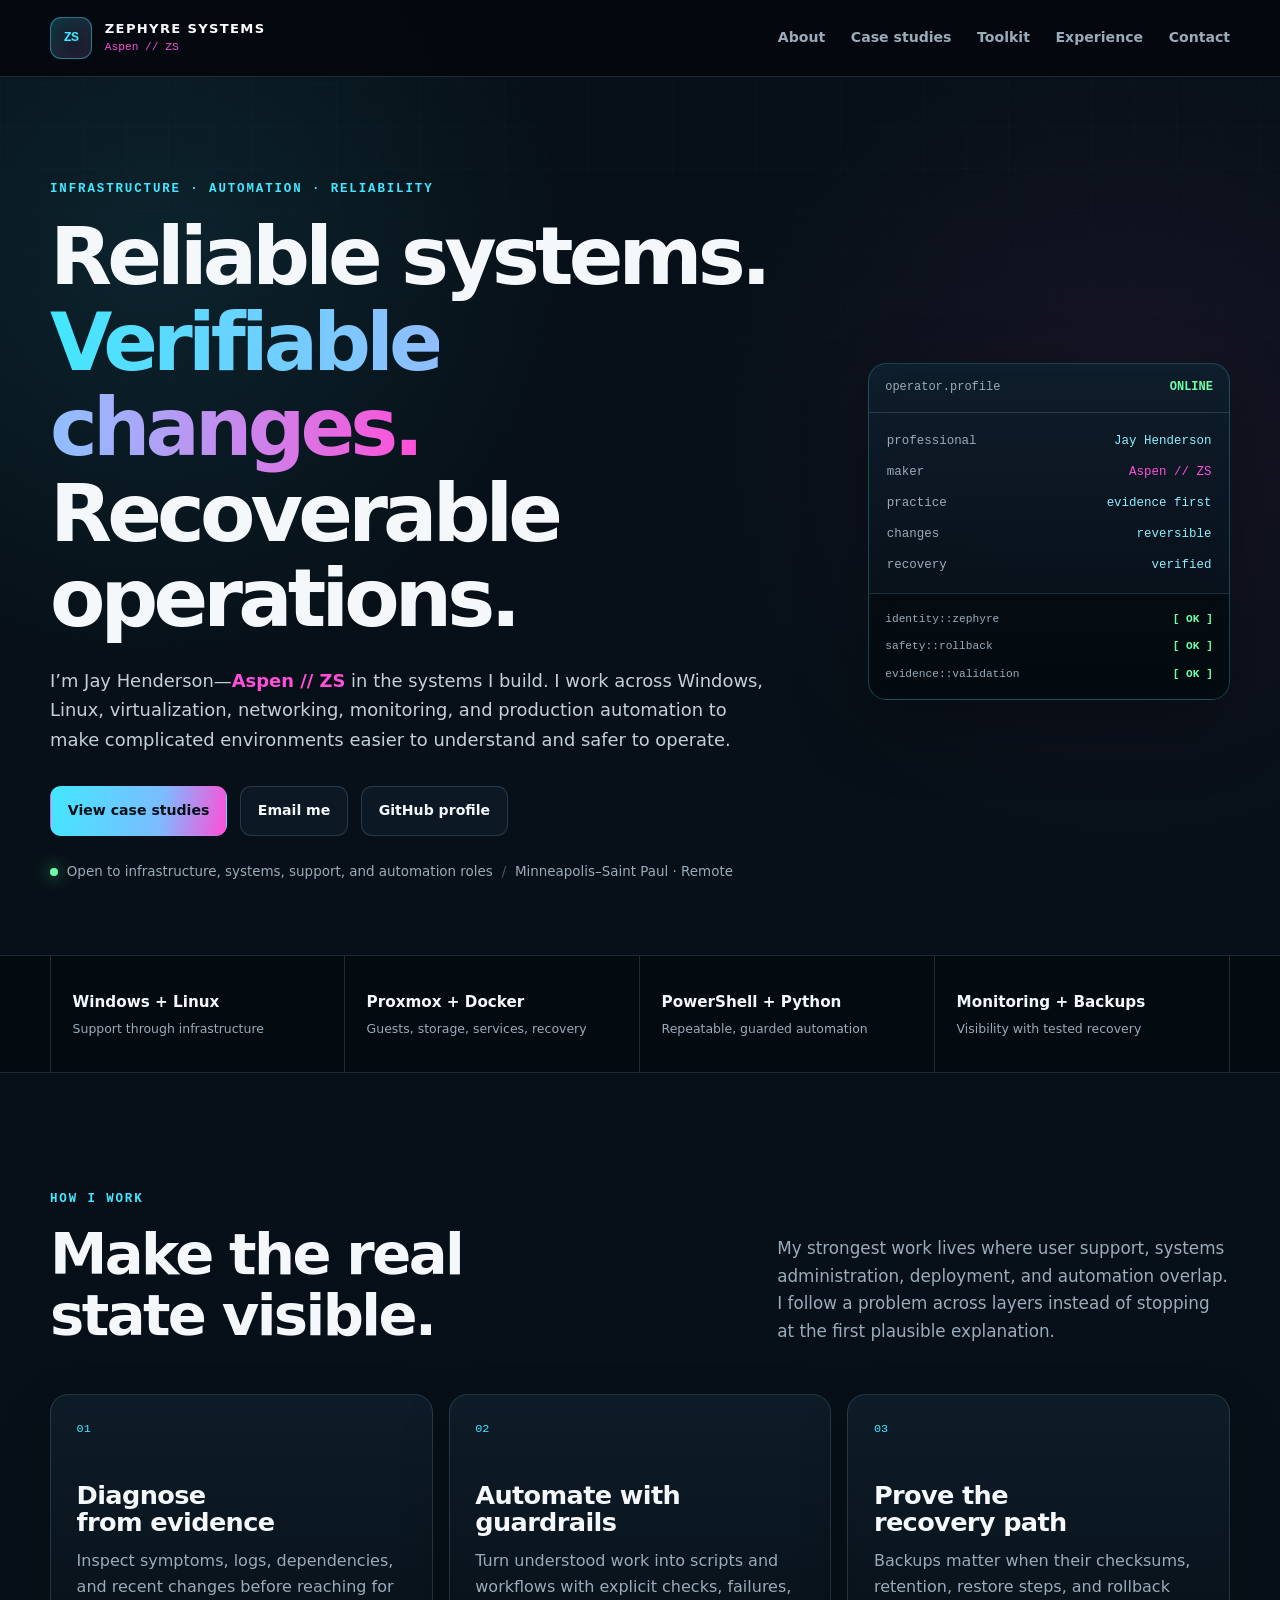
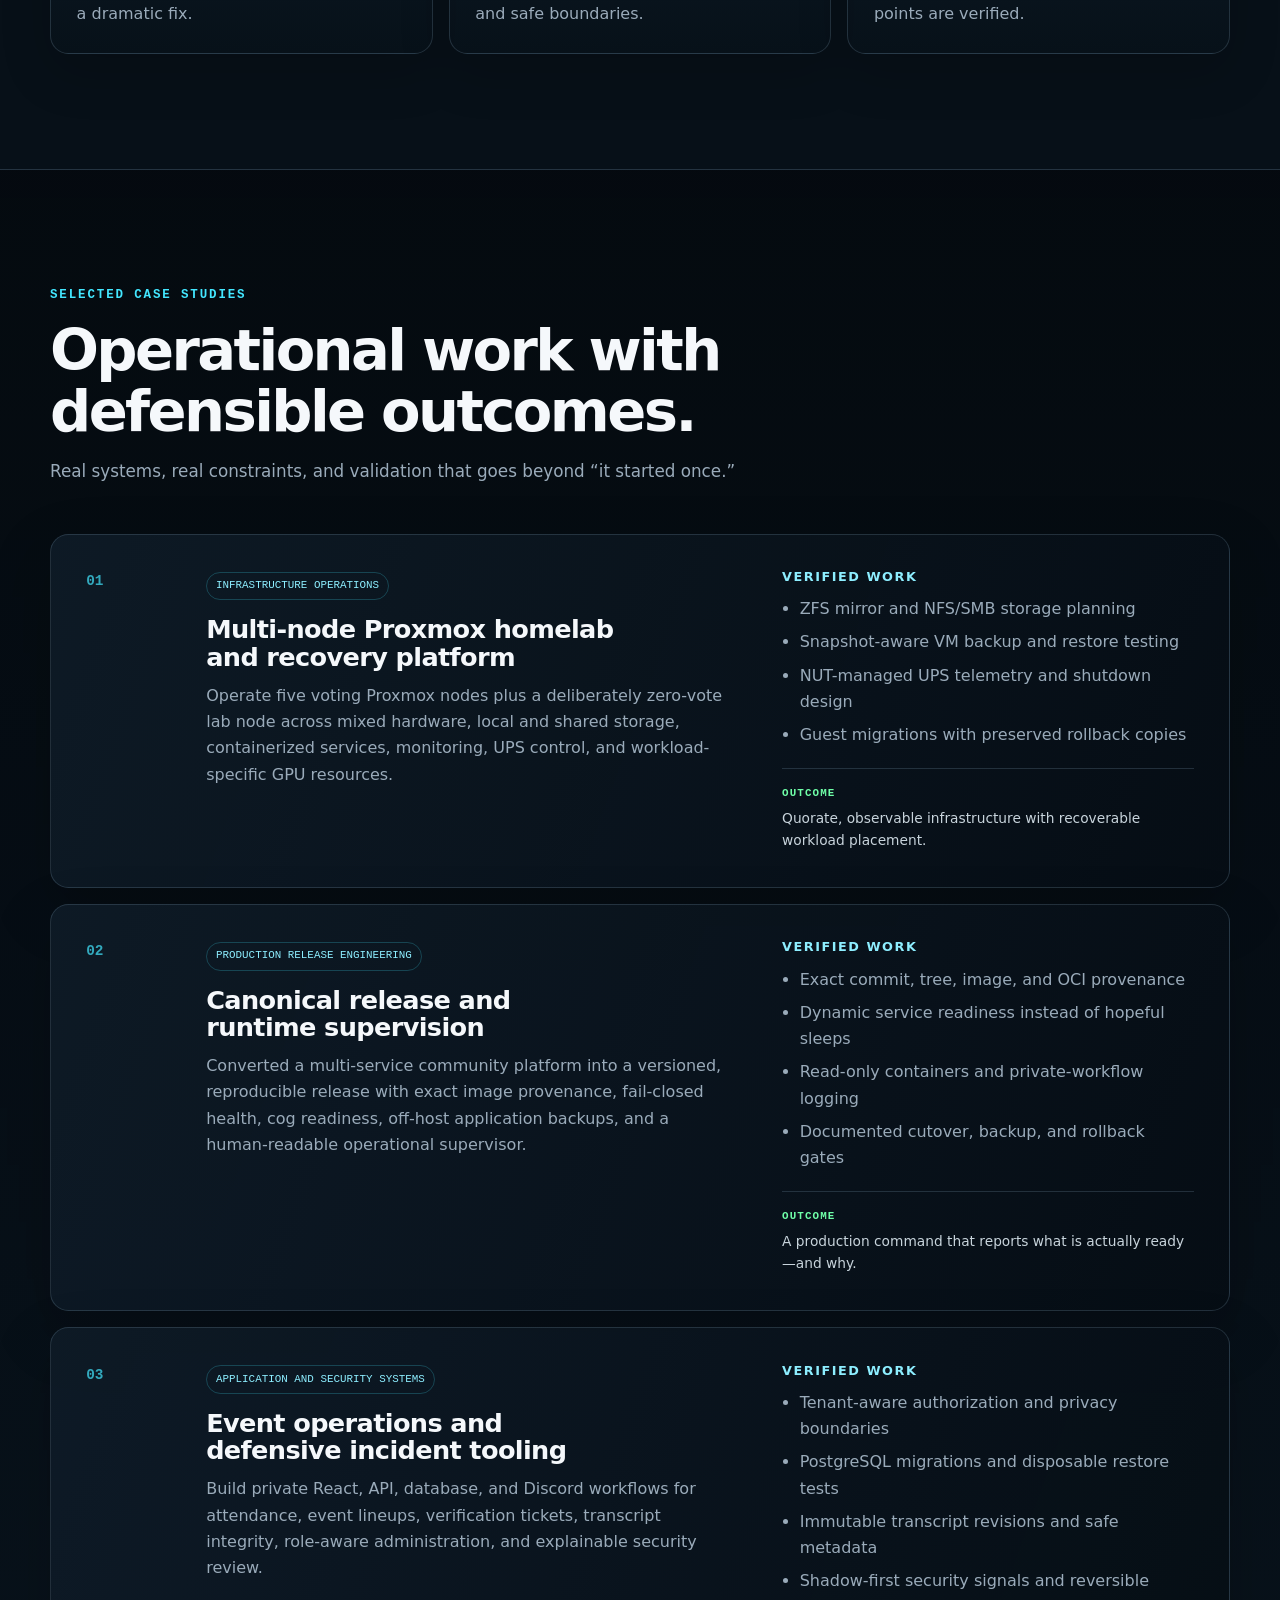
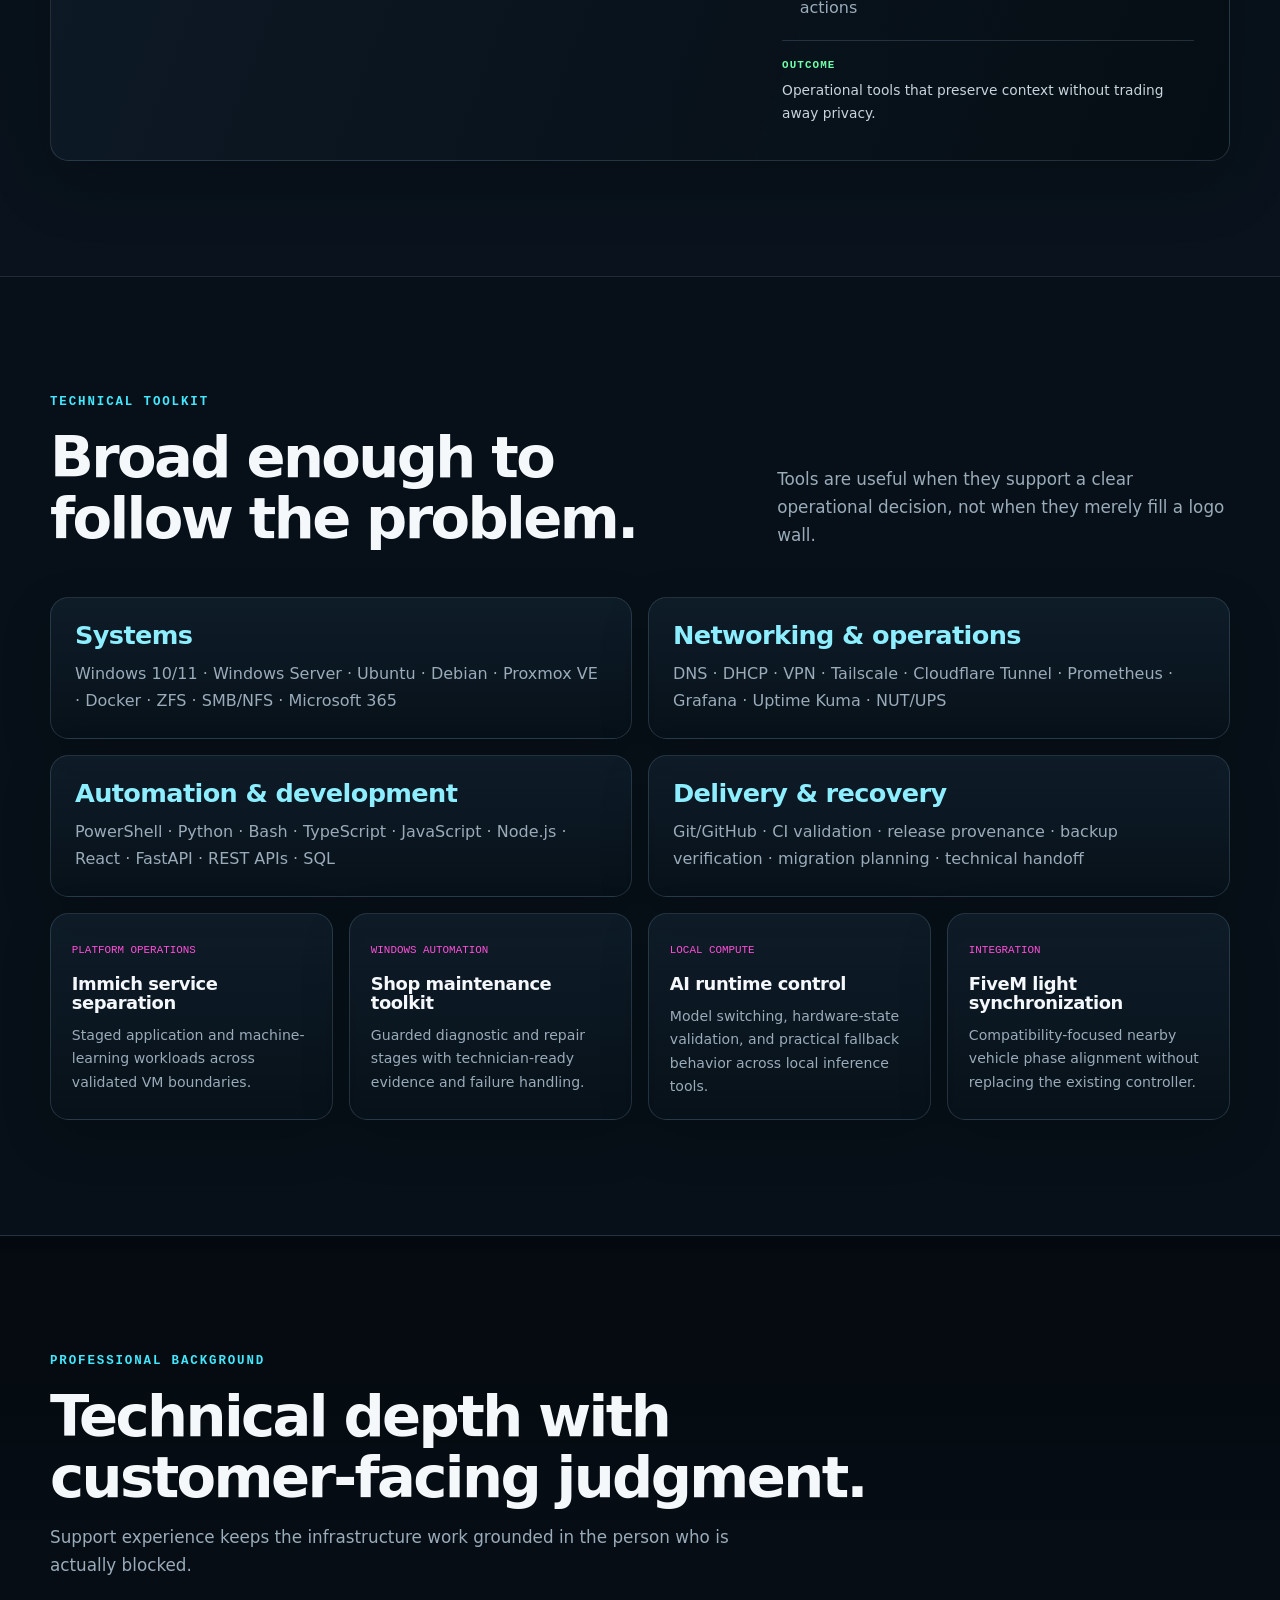
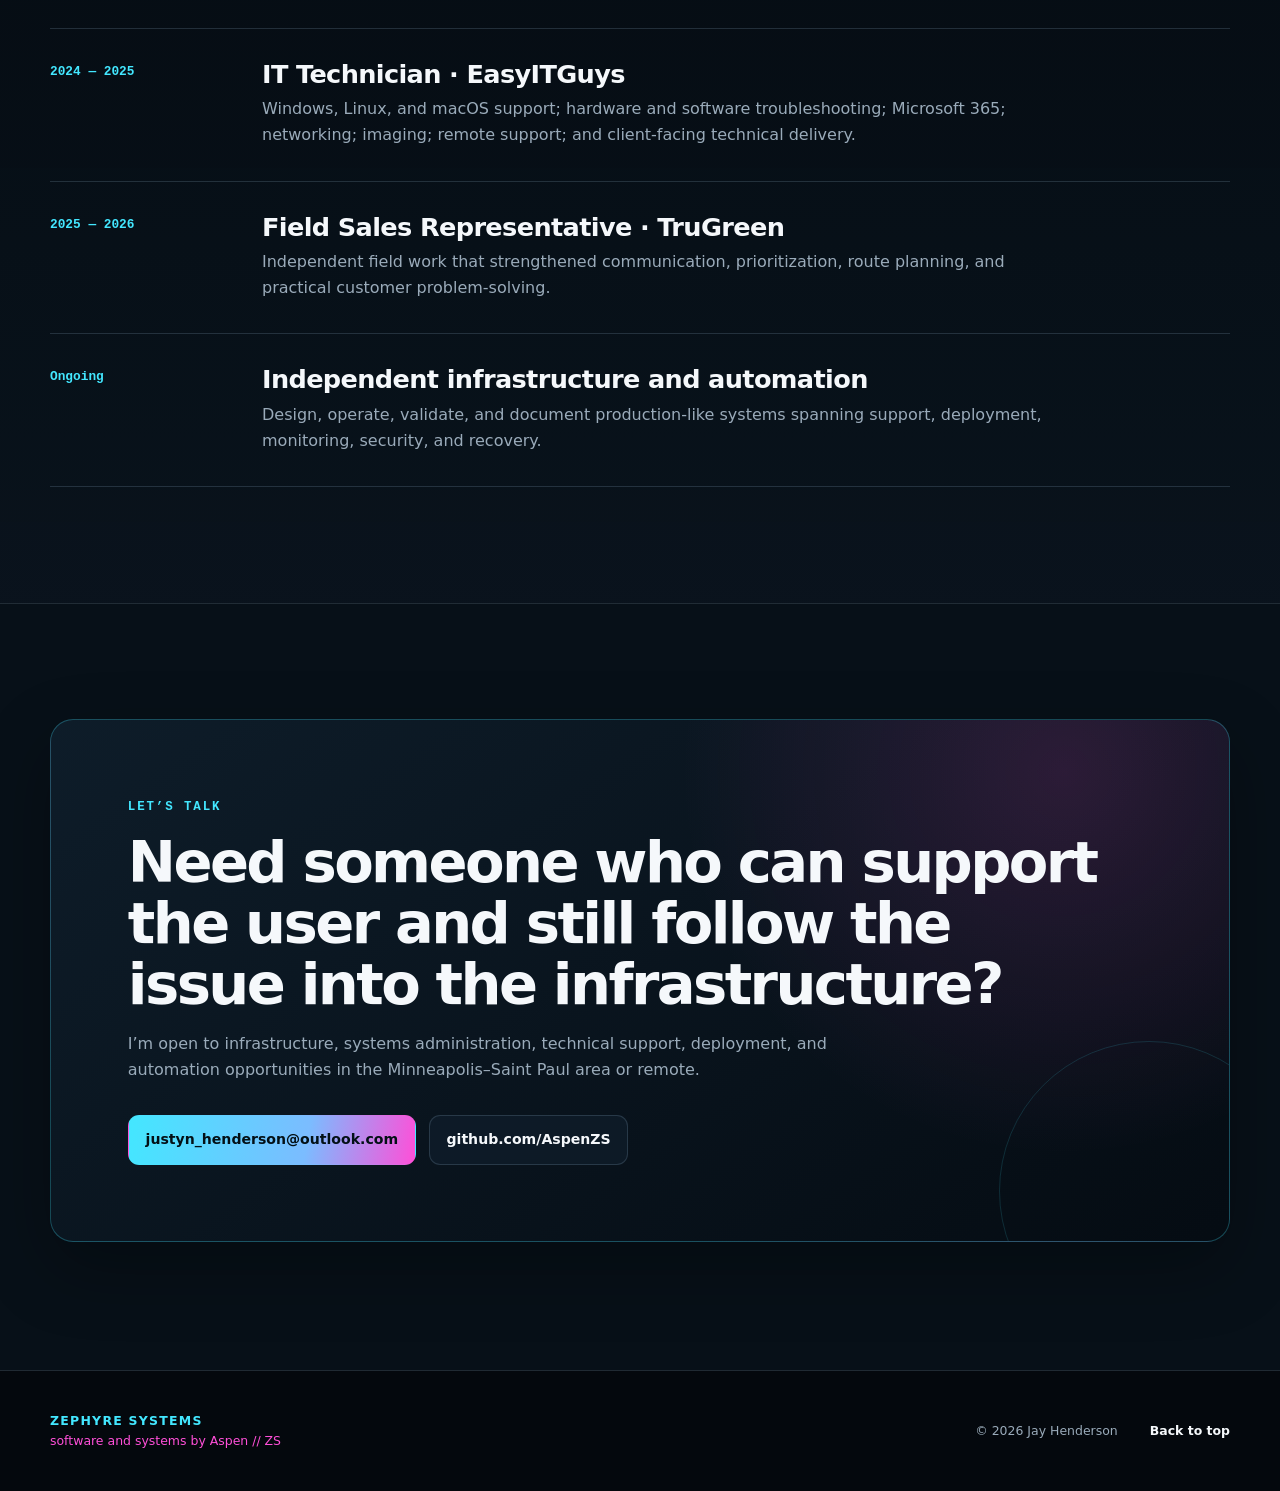
<file: index.html>
<!DOCTYPE html>
<html lang="en">
  <head>
    <meta charset="utf-8">
    <meta name="viewport" content="width=device-width, initial-scale=1">
    <meta name="theme-color" content="#071018">
    <meta name="color-scheme" content="dark">
    <meta
      name="description"
      content="Jay Henderson builds reliable infrastructure, practical automation, and recoverable production systems under the Zephyre Systems maker identity."
    >
    <meta property="og:title" content="Jay Henderson | Infrastructure, Automation & Reliability">
    <meta
      property="og:description"
      content="Reliable systems, verifiable changes, and recovery plans that actually work."
    >
    <meta property="og:type" content="website">
    <meta property="og:url" content="https://aspenzs.github.io/Personal_Website/">
    <meta property="og:image" content="https://aspenzs.github.io/Personal_Website/social-card.svg">
    <meta property="og:image:alt" content="Zephyre Systems — reliable systems, verifiable changes, recoverable operations">
    <meta name="twitter:card" content="summary_large_image">
    <meta name="twitter:title" content="Jay Henderson | Infrastructure, Automation & Reliability">
    <meta
      name="twitter:description"
      content="Reliable systems, verifiable changes, and recovery plans that actually work."
    >
    <meta name="twitter:image" content="https://aspenzs.github.io/Personal_Website/social-card.svg">
    <link rel="canonical" href="https://aspenzs.github.io/Personal_Website/">
    <link rel="icon" href="./favicon.svg" type="image/svg+xml">
    <link rel="manifest" href="./manifest.webmanifest">
    <link rel="stylesheet" href="./styles.css">
    <title>Jay Henderson | Infrastructure, Automation &amp; Reliability</title>
    <script type="application/ld+json">
      {
        "@context": "https://schema.org",
        "@type": "Person",
        "name": "Jay Henderson",
        "alternateName": "Aspen // ZS",
        "url": "https://aspenzs.github.io/Personal_Website/",
        "sameAs": ["https://github.com/AspenZS"],
        "jobTitle": "Infrastructure and Automation Specialist",
        "knowsAbout": [
          "Proxmox VE",
          "Windows and Linux administration",
          "PowerShell and Python automation",
          "Docker",
          "Monitoring and recovery",
          "Production release engineering"
        ]
      }
    </script>
  </head>
  <body id="top">
    <a class="skip-link" href="#main">Skip to content</a>

    <header class="site-header">
      <div class="container nav-wrap">
        <a class="brand" href="#top" aria-label="Jay Henderson home">
          <span class="brand-mark" aria-hidden="true">ZS</span>
          <span class="brand-copy">
            <strong>ZEPHYRE <span>SYSTEMS</span></strong>
            <small>Aspen // ZS</small>
          </span>
        </a>

        <button
          class="nav-toggle"
          type="button"
          aria-expanded="false"
          aria-controls="primary-navigation"
        >
          <span aria-hidden="true"></span>
          <span class="nav-toggle-label">Menu</span>
        </button>

        <nav id="primary-navigation" class="nav-links" aria-label="Primary navigation">
          <a href="#about">About</a>
          <a href="#work">Case studies</a>
          <a href="#toolkit">Toolkit</a>
          <a href="#experience">Experience</a>
          <a href="#contact">Contact</a>
        </nav>
      </div>
    </header>

    <main id="main">
      <section class="hero" aria-labelledby="hero-title">
        <div class="container hero-grid">
          <div class="hero-copy">
            <p class="eyebrow">Infrastructure · Automation · Reliability</p>
            <h1 id="hero-title">
              Reliable systems.<br>
              <span>Verifiable changes.</span><br>
              Recoverable operations.
            </h1>
            <p class="lede">
              I’m Jay Henderson—<strong>Aspen // ZS</strong> in the systems I build. I work across
              Windows, Linux, virtualization, networking, monitoring, and production automation to
              make complicated environments easier to understand and safer to operate.
            </p>
            <div class="hero-actions" role="group" aria-label="Primary actions">
              <a class="button button-primary" href="#work">View case studies</a>
              <a class="button" href="mailto:justyn_henderson@outlook.com">Email me</a>
              <a class="button" href="https://github.com/AspenZS" target="_blank" rel="noreferrer">GitHub profile</a>
            </div>
            <div class="availability">
              <span class="status-dot" aria-hidden="true"></span>
              <span>Open to infrastructure, systems, support, and automation roles</span>
              <span class="location">Minneapolis–Saint Paul · Remote</span>
            </div>
          </div>

          <aside class="operator-panel" aria-label="Operator profile">
            <div class="panel-heading">
              <span>operator.profile</span>
              <span class="panel-state">ONLINE</span>
            </div>
            <dl class="system-list">
              <div><dt>professional</dt><dd>Jay Henderson</dd></div>
              <div><dt>maker</dt><dd class="accent-magenta">Aspen // ZS</dd></div>
              <div><dt>practice</dt><dd>evidence first</dd></div>
              <div><dt>changes</dt><dd>reversible</dd></div>
              <div><dt>recovery</dt><dd>verified</dd></div>
            </dl>
            <div class="boot-checks">
              <span><b>identity::zephyre</b><em>[ OK ]</em></span>
              <span><b>safety::rollback</b><em>[ OK ]</em></span>
              <span><b>evidence::validation</b><em>[ OK ]</em></span>
            </div>
          </aside>
        </div>
      </section>

      <section class="proof-strip" aria-label="Core capabilities">
        <div class="container proof-grid">
          <div><strong>Windows + Linux</strong><span>Support through infrastructure</span></div>
          <div><strong>Proxmox + Docker</strong><span>Guests, storage, services, recovery</span></div>
          <div><strong>PowerShell + Python</strong><span>Repeatable, guarded automation</span></div>
          <div><strong>Monitoring + Backups</strong><span>Visibility with tested recovery</span></div>
        </div>
      </section>

      <section class="section" id="about" aria-labelledby="about-title">
        <div class="container split-heading">
          <div>
            <p class="eyebrow">How I work</p>
            <h2 id="about-title">Make the real state visible.</h2>
          </div>
          <div class="section-intro">
            <p>
              My strongest work lives where user support, systems administration, deployment, and
              automation overlap. I follow a problem across layers instead of stopping at the first
              plausible explanation.
            </p>
          </div>
        </div>
        <div class="container principle-grid">
          <article class="principle-card">
            <span class="card-index">01</span>
            <h3>Diagnose from evidence</h3>
            <p>Inspect symptoms, logs, dependencies, and recent changes before reaching for a dramatic fix.</p>
          </article>
          <article class="principle-card">
            <span class="card-index">02</span>
            <h3>Automate with guardrails</h3>
            <p>Turn understood work into scripts and workflows with explicit checks, failures, and safe boundaries.</p>
          </article>
          <article class="principle-card">
            <span class="card-index">03</span>
            <h3>Prove the recovery path</h3>
            <p>Backups matter when their checksums, retention, restore steps, and rollback points are verified.</p>
          </article>
        </div>
      </section>

      <section class="section section-contrast" id="work" aria-labelledby="work-title">
        <div class="container section-heading">
          <p class="eyebrow">Selected case studies</p>
          <h2 id="work-title">Operational work with defensible outcomes.</h2>
          <p>Real systems, real constraints, and validation that goes beyond “it started once.”</p>
        </div>

        <div class="container case-list">
          <article class="case-study">
            <div class="case-number">01</div>
            <div class="case-summary">
              <span class="tag">Infrastructure operations</span>
              <h3>Multi-node Proxmox homelab and recovery platform</h3>
              <p>
                Operate five voting Proxmox nodes plus a deliberately zero-vote lab node across mixed
                hardware, local and shared storage, containerized services, monitoring, UPS control,
                and workload-specific GPU resources.
              </p>
            </div>
            <div class="case-evidence">
              <h4>Verified work</h4>
              <ul>
                <li>ZFS mirror and NFS/SMB storage planning</li>
                <li>Snapshot-aware VM backup and restore testing</li>
                <li>NUT-managed UPS telemetry and shutdown design</li>
                <li>Guest migrations with preserved rollback copies</li>
              </ul>
              <p class="result"><span>Outcome</span> Quorate, observable infrastructure with recoverable workload placement.</p>
            </div>
          </article>

          <article class="case-study">
            <div class="case-number">02</div>
            <div class="case-summary">
              <span class="tag">Production release engineering</span>
              <h3>Canonical release and runtime supervision</h3>
              <p>
                Converted a multi-service community platform into a versioned, reproducible release
                with exact image provenance, fail-closed health, cog readiness, off-host application
                backups, and a human-readable operational supervisor.
              </p>
            </div>
            <div class="case-evidence">
              <h4>Verified work</h4>
              <ul>
                <li>Exact commit, tree, image, and OCI provenance</li>
                <li>Dynamic service readiness instead of hopeful sleeps</li>
                <li>Read-only containers and private-workflow logging</li>
                <li>Documented cutover, backup, and rollback gates</li>
              </ul>
              <p class="result"><span>Outcome</span> A production command that reports what is actually ready—and why.</p>
            </div>
          </article>

          <article class="case-study">
            <div class="case-number">03</div>
            <div class="case-summary">
              <span class="tag">Application and security systems</span>
              <h3>Event operations and defensive incident tooling</h3>
              <p>
                Build private React, API, database, and Discord workflows for attendance, event
                lineups, verification tickets, transcript integrity, role-aware administration, and
                explainable security review.
              </p>
            </div>
            <div class="case-evidence">
              <h4>Verified work</h4>
              <ul>
                <li>Tenant-aware authorization and privacy boundaries</li>
                <li>PostgreSQL migrations and disposable restore tests</li>
                <li>Immutable transcript revisions and safe metadata</li>
                <li>Shadow-first security signals and reversible actions</li>
              </ul>
              <p class="result"><span>Outcome</span> Operational tools that preserve context without trading away privacy.</p>
            </div>
          </article>
        </div>
      </section>

      <section class="section" id="toolkit" aria-labelledby="toolkit-title">
        <div class="container split-heading">
          <div>
            <p class="eyebrow">Technical toolkit</p>
            <h2 id="toolkit-title">Broad enough to follow the problem.</h2>
          </div>
          <div class="section-intro">
            <p>Tools are useful when they support a clear operational decision, not when they merely fill a logo wall.</p>
          </div>
        </div>

        <div class="container toolkit-grid">
          <article>
            <h3>Systems</h3>
            <p>Windows 10/11 · Windows Server · Ubuntu · Debian · Proxmox VE · Docker · ZFS · SMB/NFS · Microsoft 365</p>
          </article>
          <article>
            <h3>Networking &amp; operations</h3>
            <p>DNS · DHCP · VPN · Tailscale · Cloudflare Tunnel · Prometheus · Grafana · Uptime Kuma · NUT/UPS</p>
          </article>
          <article>
            <h3>Automation &amp; development</h3>
            <p>PowerShell · Python · Bash · TypeScript · JavaScript · Node.js · React · FastAPI · REST APIs · SQL</p>
          </article>
          <article>
            <h3>Delivery &amp; recovery</h3>
            <p>Git/GitHub · CI validation · release provenance · backup verification · migration planning · technical handoff</p>
          </article>
        </div>

        <div class="container secondary-work">
          <article><span>Platform operations</span><h3>Immich service separation</h3><p>Staged application and machine-learning workloads across validated VM boundaries.</p></article>
          <article><span>Windows automation</span><h3>Shop maintenance toolkit</h3><p>Guarded diagnostic and repair stages with technician-ready evidence and failure handling.</p></article>
          <article><span>Local compute</span><h3>AI runtime control</h3><p>Model switching, hardware-state validation, and practical fallback behavior across local inference tools.</p></article>
          <article><span>Integration</span><h3>FiveM light synchronization</h3><p>Compatibility-focused nearby vehicle phase alignment without replacing the existing controller.</p></article>
        </div>
      </section>

      <section class="section section-contrast" id="experience" aria-labelledby="experience-title">
        <div class="container section-heading">
          <p class="eyebrow">Professional background</p>
          <h2 id="experience-title">Technical depth with customer-facing judgment.</h2>
          <p>Support experience keeps the infrastructure work grounded in the person who is actually blocked.</p>
        </div>
        <div class="container timeline">
          <article>
            <time>2024 — 2025</time>
            <div><h3>IT Technician · EasyITGuys</h3><p>Windows, Linux, and macOS support; hardware and software troubleshooting; Microsoft 365; networking; imaging; remote support; and client-facing technical delivery.</p></div>
          </article>
          <article>
            <time>2025 — 2026</time>
            <div><h3>Field Sales Representative · TruGreen</h3><p>Independent field work that strengthened communication, prioritization, route planning, and practical customer problem-solving.</p></div>
          </article>
          <article>
            <time>Ongoing</time>
            <div><h3>Independent infrastructure and automation</h3><p>Design, operate, validate, and document production-like systems spanning support, deployment, monitoring, security, and recovery.</p></div>
          </article>
        </div>
      </section>

      <section class="section contact-section" id="contact" aria-labelledby="contact-title">
        <div class="container contact-card">
          <p class="eyebrow">Let’s talk</p>
          <h2 id="contact-title">Need someone who can support the user and still follow the issue into the infrastructure?</h2>
          <p>I’m open to infrastructure, systems administration, technical support, deployment, and automation opportunities in the Minneapolis–Saint Paul area or remote.</p>
          <div class="contact-actions">
            <a class="button button-primary" href="mailto:justyn_henderson@outlook.com">justyn_henderson@outlook.com</a>
            <a class="button" href="https://github.com/AspenZS" target="_blank" rel="noreferrer">github.com/AspenZS</a>
          </div>
        </div>
      </section>
    </main>

    <footer class="site-footer">
      <div class="container footer-inner">
        <div>
          <strong>ZEPHYRE SYSTEMS</strong>
          <span>software and systems by Aspen // ZS</span>
        </div>
        <span>© <span id="year">2026</span> Jay Henderson</span>
        <a href="#top">Back to top</a>
      </div>
    </footer>

    <script src="./script.js" defer></script>
  </body>
</html>
</file>
<file: styles.css>
:root {
  --bg: #071018;
  --bg-deep: #04080d;
  --panel: #0c1722;
  --panel-soft: #101e2b;
  --text: #f5f8fb;
  --muted: #9aabba;
  --border: rgba(143, 180, 204, 0.2);
  --cyan: #43e7ff;
  --cyan-soft: #8deeff;
  --magenta: #ff4fd8;
  --green: #6fffa8;
  --yellow: #ffd166;
  --radius: 1.15rem;
  --shadow: 0 26px 70px rgba(0, 0, 0, 0.3);
  --container: 1180px;
}

*,
*::before,
*::after {
  box-sizing: border-box;
}

html {
  scroll-behavior: smooth;
  scroll-padding-top: 5.5rem;
}

body {
  min-width: 320px;
  margin: 0;
  overflow-x: hidden;
  background:
    radial-gradient(circle at 12% 4%, rgba(67, 231, 255, 0.09), transparent 26rem),
    radial-gradient(circle at 88% 7%, rgba(255, 79, 216, 0.07), transparent 26rem),
    var(--bg);
  color: var(--text);
  font-family: Inter, ui-sans-serif, system-ui, -apple-system, BlinkMacSystemFont, "Segoe UI", sans-serif;
  line-height: 1.65;
  text-rendering: optimizeLegibility;
}

body::before {
  position: fixed;
  z-index: -1;
  inset: 0;
  background-image:
    linear-gradient(rgba(67, 231, 255, 0.025) 1px, transparent 1px),
    linear-gradient(90deg, rgba(67, 231, 255, 0.025) 1px, transparent 1px);
  background-size: 42px 42px;
  mask-image: linear-gradient(to bottom, black, transparent 78%);
  content: "";
  pointer-events: none;
}

a {
  color: inherit;
  text-decoration: none;
}

button,
a {
  -webkit-tap-highlight-color: transparent;
}

button,
input,
textarea,
select {
  font: inherit;
}

:focus-visible {
  outline: 3px solid var(--yellow);
  outline-offset: 4px;
}

::selection {
  background: var(--magenta);
  color: var(--bg-deep);
}

.container {
  width: min(calc(100% - 3rem), var(--container));
  margin-inline: auto;
}

.skip-link {
  position: fixed;
  z-index: 1000;
  top: 0.8rem;
  left: 0.8rem;
  padding: 0.7rem 1rem;
  border-radius: 0.6rem;
  background: var(--text);
  color: var(--bg);
  font-weight: 800;
  transform: translateY(-180%);
  transition: transform 160ms ease;
}

.skip-link:focus {
  transform: translateY(0);
}

.site-header {
  position: sticky;
  z-index: 100;
  top: 0;
  border-bottom: 1px solid var(--border);
  background: rgba(4, 8, 13, 0.86);
  backdrop-filter: blur(20px);
}

.nav-wrap {
  position: relative;
  min-height: 76px;
  display: flex;
  align-items: center;
  justify-content: space-between;
  gap: 1.5rem;
}

.brand {
  display: inline-flex;
  align-items: center;
  gap: 0.8rem;
}

.brand-mark {
  width: 42px;
  height: 42px;
  display: grid;
  place-items: center;
  border: 1px solid rgba(67, 231, 255, 0.45);
  border-radius: 0.7rem;
  background: linear-gradient(145deg, rgba(67, 231, 255, 0.18), rgba(255, 79, 216, 0.12));
  box-shadow: inset 0 0 20px rgba(67, 231, 255, 0.08);
  color: var(--cyan);
  font-family: ui-monospace, "Cascadia Code", Consolas, monospace;
  font-size: 0.83rem;
  font-weight: 900;
  letter-spacing: -0.05em;
}

.brand-copy {
  display: grid;
  line-height: 1.1;
}

.brand-copy strong {
  font-size: 0.82rem;
  letter-spacing: 0.1em;
}

.brand-copy strong span {
  color: #fff;
}

.brand-copy small {
  margin-top: 0.28rem;
  color: var(--magenta);
  font-family: ui-monospace, "Cascadia Code", Consolas, monospace;
  font-size: 0.7rem;
}

.nav-links {
  display: flex;
  align-items: center;
  gap: 1.6rem;
}

.nav-links a {
  position: relative;
  padding: 0.4rem 0;
  color: var(--muted);
  font-size: 0.88rem;
  font-weight: 750;
}

.nav-links a::after {
  position: absolute;
  right: 0;
  bottom: 0;
  left: 0;
  height: 2px;
  background: linear-gradient(90deg, var(--cyan), var(--magenta));
  content: "";
  transform: scaleX(0);
  transform-origin: left;
  transition: transform 160ms ease;
}

.nav-links a:hover,
.nav-links a:focus-visible {
  color: var(--text);
}

.nav-links a:hover::after,
.nav-links a:focus-visible::after {
  transform: scaleX(1);
}

.nav-toggle {
  min-width: 48px;
  min-height: 48px;
  display: none;
  align-items: center;
  justify-content: center;
  gap: 0.55rem;
  border: 1px solid var(--border);
  border-radius: 0.65rem;
  background: var(--panel);
  color: var(--text);
  cursor: pointer;
  font-weight: 800;
}

.nav-toggle span:first-child,
.nav-toggle span:first-child::before,
.nav-toggle span:first-child::after {
  width: 16px;
  height: 2px;
  display: block;
  border-radius: 999px;
  background: var(--cyan);
}

.nav-toggle span:first-child {
  position: relative;
}

.nav-toggle span:first-child::before,
.nav-toggle span:first-child::after {
  position: absolute;
  left: 0;
  content: "";
}

.nav-toggle span:first-child::before { top: -5px; }
.nav-toggle span:first-child::after { top: 5px; }

.hero {
  padding: clamp(4rem, 8vw, 7rem) 0 4.5rem;
}

.hero-grid {
  display: grid;
  grid-template-columns: minmax(0, 1.45fr) minmax(320px, 0.72fr);
  align-items: center;
  gap: clamp(3rem, 7vw, 6rem);
}

.eyebrow {
  margin: 0 0 0.9rem;
  color: var(--cyan);
  font-family: ui-monospace, "Cascadia Code", Consolas, monospace;
  font-size: 0.78rem;
  font-weight: 850;
  letter-spacing: 0.15em;
  text-transform: uppercase;
}

h1,
h2,
h3,
h4,
p {
  margin-top: 0;
}

h1,
h2,
h3,
h4 {
  line-height: 1.06;
  text-wrap: balance;
}

h1 {
  max-width: 940px;
  margin-bottom: 1.5rem;
  font-size: clamp(3.35rem, 6.3vw, 6.2rem);
  letter-spacing: -0.06em;
}

h1 span {
  background: linear-gradient(90deg, var(--cyan), #96baff 55%, var(--magenta));
  background-clip: text;
  color: transparent;
}

h2 {
  margin-bottom: 1rem;
  font-size: clamp(2.15rem, 4.5vw, 4.25rem);
  letter-spacing: -0.045em;
}

h3 {
  margin-bottom: 0.75rem;
  font-size: clamp(1.25rem, 2vw, 1.65rem);
  letter-spacing: -0.025em;
}

h4 {
  margin-bottom: 0.8rem;
  color: var(--cyan-soft);
  font-size: 0.8rem;
  letter-spacing: 0.12em;
  text-transform: uppercase;
}

.lede {
  max-width: 760px;
  margin-bottom: 0;
  color: #c4d0d9;
  font-size: clamp(1rem, 1.4vw, 1.16rem);
}

.lede strong {
  color: var(--magenta);
}

.hero-actions,
.contact-actions {
  display: flex;
  flex-wrap: wrap;
  gap: 0.8rem;
  margin-top: 2rem;
}

.button {
  min-height: 48px;
  display: inline-flex;
  align-items: center;
  justify-content: center;
  padding: 0.75rem 1.05rem;
  border: 1px solid var(--border);
  border-radius: 0.7rem;
  background: rgba(16, 30, 43, 0.72);
  color: var(--text);
  font-size: 0.88rem;
  font-weight: 850;
  transition: border-color 160ms ease, transform 160ms ease, background 160ms ease;
}

.button:hover {
  border-color: rgba(67, 231, 255, 0.65);
  background: rgba(25, 47, 65, 0.9);
  transform: translateY(-2px);
}

.button-primary {
  border-color: transparent;
  background: linear-gradient(100deg, var(--cyan), #7bbcff 62%, var(--magenta));
  color: #031016;
}

.button-primary:hover {
  border-color: transparent;
  background: linear-gradient(100deg, #8df0ff, #9dcbff 62%, #ff86e6);
}

.availability {
  margin-top: 1.6rem;
  display: flex;
  align-items: center;
  flex-wrap: wrap;
  gap: 0.55rem;
  color: var(--muted);
  font-size: 0.84rem;
}

.status-dot {
  width: 8px;
  height: 8px;
  border-radius: 50%;
  background: var(--green);
  box-shadow: 0 0 15px rgba(111, 255, 168, 0.8);
}

.location::before {
  margin-right: 0.55rem;
  color: rgba(154, 171, 186, 0.45);
  content: "/";
}

.operator-panel {
  overflow: hidden;
  border: 1px solid rgba(67, 231, 255, 0.25);
  border-radius: var(--radius);
  background:
    linear-gradient(180deg, rgba(16, 30, 43, 0.96), rgba(5, 12, 19, 0.98));
  box-shadow: var(--shadow), inset 0 0 45px rgba(67, 231, 255, 0.025);
  font-family: ui-monospace, "Cascadia Code", Consolas, monospace;
}

.panel-heading {
  padding: 0.9rem 1rem;
  display: flex;
  justify-content: space-between;
  gap: 1rem;
  border-bottom: 1px solid var(--border);
  color: var(--muted);
  font-size: 0.75rem;
}

.panel-state {
  color: var(--green);
  font-weight: 900;
}

.system-list {
  margin: 0;
  padding: 1.1rem;
  display: grid;
  gap: 0.65rem;
}

.system-list div {
  display: grid;
  grid-template-columns: 1fr 1.25fr;
  gap: 0.8rem;
}

.system-list dt,
.system-list dd {
  margin: 0;
  font-size: 0.78rem;
}

.system-list dt { color: var(--muted); }
.system-list dd { color: var(--cyan-soft); text-align: right; }
.system-list .accent-magenta { color: var(--magenta); }

.boot-checks {
  padding: 1rem;
  display: grid;
  gap: 0.55rem;
  border-top: 1px solid var(--border);
  background: rgba(2, 7, 11, 0.45);
}

.boot-checks span {
  display: flex;
  justify-content: space-between;
  gap: 1rem;
  font-size: 0.7rem;
}

.boot-checks b { color: var(--muted); font-weight: 500; }
.boot-checks em { color: var(--green); font-style: normal; font-weight: 900; }

.proof-strip {
  border-block: 1px solid var(--border);
  background: rgba(3, 9, 14, 0.64);
}

.proof-grid {
  display: grid;
  grid-template-columns: repeat(4, 1fr);
}

.proof-grid div {
  min-height: 116px;
  padding: 1.35rem;
  display: flex;
  flex-direction: column;
  justify-content: center;
  border-right: 1px solid var(--border);
}

.proof-grid div:first-child { border-left: 1px solid var(--border); }
.proof-grid strong { font-size: 0.95rem; }
.proof-grid span { margin-top: 0.25rem; color: var(--muted); font-size: 0.78rem; }

.section {
  padding: clamp(5rem, 9vw, 8rem) 0;
  scroll-margin-top: 4.8rem;
}

.section-contrast {
  border-block: 1px solid var(--border);
  background: linear-gradient(180deg, rgba(4, 9, 14, 0.82), rgba(11, 21, 31, 0.7));
}

.split-heading {
  display: grid;
  grid-template-columns: minmax(0, 1.05fr) minmax(280px, 0.7fr);
  align-items: end;
  gap: 3rem;
  margin-bottom: 3rem;
}

.split-heading h2 { margin-bottom: 0; }
.section-intro p,
.section-heading > p:last-child {
  max-width: 720px;
  margin-bottom: 0;
  color: var(--muted);
  font-size: 1.05rem;
}

.section-heading {
  margin-bottom: 3rem;
}

.section-heading h2 {
  max-width: 900px;
}

.principle-grid {
  display: grid;
  grid-template-columns: repeat(3, 1fr);
  gap: 1rem;
}

.principle-card,
.toolkit-grid article,
.secondary-work article {
  border: 1px solid var(--border);
  border-radius: var(--radius);
  background: linear-gradient(180deg, rgba(16, 30, 43, 0.88), rgba(8, 17, 25, 0.88));
  box-shadow: 0 18px 50px rgba(0, 0, 0, 0.18);
}

.principle-card {
  min-height: 260px;
  padding: 1.6rem;
  display: flex;
  flex-direction: column;
}

.principle-card h3 { margin-top: auto; }
.principle-card p { margin-bottom: 0; color: var(--muted); }
.card-index { color: var(--cyan); font-family: ui-monospace, monospace; font-size: 0.74rem; }

.case-list {
  display: grid;
  gap: 1rem;
}

.case-study {
  padding: clamp(1.4rem, 3vw, 2.2rem);
  display: grid;
  grid-template-columns: 72px minmax(0, 1fr) minmax(300px, 0.78fr);
  gap: clamp(1.4rem, 4vw, 3rem);
  border: 1px solid var(--border);
  border-radius: var(--radius);
  background: linear-gradient(110deg, rgba(14, 27, 39, 0.95), rgba(6, 14, 21, 0.92));
  box-shadow: 0 22px 60px rgba(0, 0, 0, 0.22);
}

.case-number {
  color: rgba(67, 231, 255, 0.7);
  font-family: ui-monospace, monospace;
  font-size: 0.9rem;
  font-weight: 900;
}

.tag {
  display: inline-flex;
  margin-bottom: 1rem;
  padding: 0.28rem 0.55rem;
  border: 1px solid rgba(67, 231, 255, 0.22);
  border-radius: 999px;
  color: var(--cyan-soft);
  font-family: ui-monospace, monospace;
  font-size: 0.68rem;
  text-transform: uppercase;
}

.case-summary p,
.case-evidence li {
  color: var(--muted);
}

.case-summary p { margin-bottom: 0; }
.case-evidence ul { margin: 0; padding-left: 1.1rem; }
.case-evidence li + li { margin-top: 0.42rem; }

.result {
  margin: 1.2rem 0 0;
  padding-top: 1rem;
  border-top: 1px solid var(--border);
  color: #c8d4dc;
  font-size: 0.86rem;
}

.result span {
  display: block;
  margin-bottom: 0.25rem;
  color: var(--green);
  font-family: ui-monospace, monospace;
  font-size: 0.68rem;
  font-weight: 900;
  letter-spacing: 0.1em;
  text-transform: uppercase;
}

.toolkit-grid {
  display: grid;
  grid-template-columns: repeat(2, 1fr);
  gap: 1rem;
}

.toolkit-grid article {
  padding: 1.5rem;
}

.toolkit-grid h3 { color: var(--cyan-soft); }
.toolkit-grid p { margin-bottom: 0; color: var(--muted); }

.secondary-work {
  margin-top: 1rem;
  display: grid;
  grid-template-columns: repeat(4, 1fr);
  gap: 1rem;
}

.secondary-work article {
  padding: 1.3rem;
}

.secondary-work span {
  color: var(--magenta);
  font-family: ui-monospace, monospace;
  font-size: 0.68rem;
  text-transform: uppercase;
}

.secondary-work h3 { margin-top: 0.8rem; font-size: 1.12rem; }
.secondary-work p { margin-bottom: 0; color: var(--muted); font-size: 0.88rem; }

.timeline {
  border-top: 1px solid var(--border);
}

.timeline article {
  padding: 2rem 0;
  display: grid;
  grid-template-columns: 180px minmax(0, 1fr);
  gap: 2rem;
  border-bottom: 1px solid var(--border);
}

.timeline time {
  color: var(--cyan);
  font-family: ui-monospace, monospace;
  font-size: 0.8rem;
  font-weight: 800;
}

.timeline h3 { margin-bottom: 0.5rem; }
.timeline p { max-width: 780px; margin-bottom: 0; color: var(--muted); }

.contact-section {
  padding-bottom: clamp(6rem, 10vw, 9rem);
}

.contact-card {
  padding: clamp(2rem, 6vw, 5rem);
  overflow: hidden;
  position: relative;
  border: 1px solid rgba(67, 231, 255, 0.28);
  border-radius: calc(var(--radius) * 1.25);
  background:
    radial-gradient(circle at 86% 10%, rgba(255, 79, 216, 0.14), transparent 24rem),
    linear-gradient(145deg, rgba(14, 29, 42, 0.98), rgba(5, 12, 19, 0.98));
  box-shadow: var(--shadow);
}

.contact-card::after {
  position: absolute;
  right: -70px;
  bottom: -100px;
  width: 300px;
  height: 300px;
  border: 1px solid rgba(67, 231, 255, 0.14);
  border-radius: 50%;
  content: "";
}

.contact-card h2 { max-width: 980px; }
.contact-card > p:not(.eyebrow) { max-width: 760px; color: var(--muted); }
.contact-actions { position: relative; z-index: 1; }

.site-footer {
  border-top: 1px solid var(--border);
  background: var(--bg-deep);
}

.error-page {
  min-height: 100svh;
  padding: 2rem;
  display: grid;
  place-items: center;
}

.error-card {
  width: min(100%, 720px);
  padding: clamp(2rem, 7vw, 5rem);
  border: 1px solid rgba(67, 231, 255, 0.3);
  border-radius: var(--radius);
  background: linear-gradient(145deg, rgba(14, 29, 42, 0.98), rgba(5, 12, 19, 0.98));
  box-shadow: var(--shadow);
}

.error-card h1 { font-size: clamp(2.7rem, 8vw, 5.5rem); }
.error-card > p:not(.eyebrow) { color: var(--muted); }
.error-card .eyebrow span { color: var(--magenta); }

.footer-inner {
  min-height: 120px;
  display: grid;
  grid-template-columns: 1fr auto auto;
  align-items: center;
  gap: 2rem;
  color: var(--muted);
  font-size: 0.78rem;
}

.footer-inner div {
  display: grid;
}

.footer-inner strong {
  color: var(--cyan);
  letter-spacing: 0.1em;
}

.footer-inner div span { color: var(--magenta); }
.footer-inner a { color: var(--text); font-weight: 800; }

@media (max-width: 1000px) {
  .hero-grid { grid-template-columns: 1fr; gap: 2.5rem; }
  .operator-panel { max-width: 720px; }
  .proof-grid { grid-template-columns: repeat(2, 1fr); }
  .proof-grid div:nth-child(3) { border-left: 1px solid var(--border); }
  .case-study { grid-template-columns: 48px minmax(0, 1fr); }
  .case-evidence { grid-column: 2; }
  .secondary-work { grid-template-columns: repeat(2, 1fr); }
}

@media (max-width: 760px) {
  .container { width: min(calc(100% - 2rem), var(--container)); }
  .nav-wrap { min-height: 68px; }
  .nav-toggle { display: inline-flex; }
  .nav-links {
    position: absolute;
    top: calc(100% + 1px);
    right: -1rem;
    left: -1rem;
    display: none;
    flex-direction: column;
    align-items: stretch;
    gap: 0;
    padding: 0.6rem 1rem 1rem;
    border-bottom: 1px solid var(--border);
    background: rgba(4, 8, 13, 0.98);
    box-shadow: 0 20px 40px rgba(0, 0, 0, 0.32);
  }

  .nav-links.open { display: flex; }
  .nav-links a { min-height: 48px; display: flex; align-items: center; padding: 0.65rem; }
  .nav-links a::after { display: none; }
  .hero { padding: 3.3rem 0 3rem; }
  .hero-grid { gap: 2rem; }
  h1 { font-size: clamp(2.55rem, 12.5vw, 4rem); line-height: 1.01; }
  .lede { font-size: 1rem; }
  .operator-panel { display: none; }
  .hero-actions { display: grid; grid-template-columns: 1fr 1fr; }
  .hero-actions .button-primary { grid-column: 1 / -1; }
  .availability { align-items: flex-start; }
  .location { width: 100%; padding-left: 1rem; }
  .location::before { content: none; }
  .proof-grid { grid-template-columns: 1fr; }
  .proof-grid div,
  .proof-grid div:first-child,
  .proof-grid div:nth-child(3) { min-height: 92px; border-right: 1px solid var(--border); border-left: 1px solid var(--border); border-bottom: 1px solid var(--border); }
  .proof-grid div:last-child { border-bottom: 0; }
  .split-heading { grid-template-columns: 1fr; gap: 1rem; }
  .principle-grid,
  .toolkit-grid,
  .secondary-work { grid-template-columns: 1fr; }
  .principle-card { min-height: 220px; }
  .case-study { grid-template-columns: 1fr; }
  .case-number { margin-bottom: -0.5rem; }
  .case-evidence { grid-column: auto; }
  .timeline article { grid-template-columns: 1fr; gap: 0.65rem; }
  .footer-inner { padding: 2rem 0; grid-template-columns: 1fr; gap: 1rem; }
}

@media (max-width: 430px) {
  .brand-copy strong { font-size: 0.72rem; }
  .brand-copy small { font-size: 0.63rem; }
  .nav-toggle-label { position: absolute; width: 1px; height: 1px; overflow: hidden; clip: rect(0 0 0 0); }
  .hero { padding-top: 2.65rem; }
  h1 { font-size: clamp(2.3rem, 11vw, 3.2rem); }
  .hero-actions { grid-template-columns: 1fr; }
  .hero-actions .button-primary { grid-column: auto; }
  .contact-actions { display: grid; }
  .contact-actions .button { width: 100%; overflow-wrap: anywhere; }
}

@media (prefers-reduced-motion: reduce) {
  *,
  *::before,
  *::after {
    scroll-behavior: auto !important;
    transition-duration: 0.01ms !important;
    animation-duration: 0.01ms !important;
    animation-iteration-count: 1 !important;
  }
}
</file>
